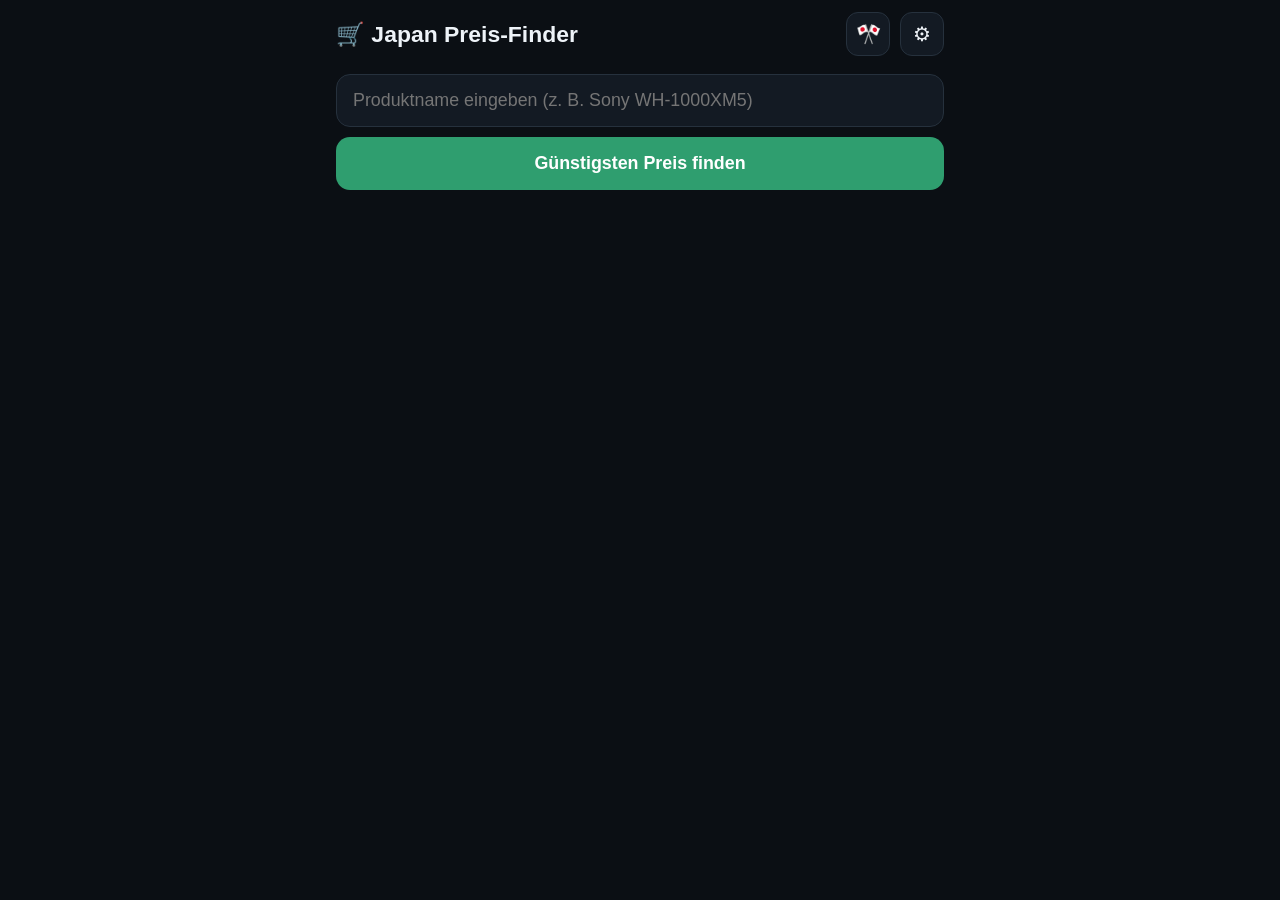
<file: index.html>
<!DOCTYPE html>
<html lang="de">
<head>
<meta charset="UTF-8">
<meta name="viewport" content="width=device-width, initial-scale=1, viewport-fit=cover">
<meta name="mobile-web-app-capable" content="yes">
<meta name="apple-mobile-web-app-capable" content="yes">
<meta name="apple-mobile-web-app-status-bar-style" content="black-translucent">
<meta name="theme-color" content="#0b0f14">
<title>Japan Preis-Finder</title>
<link rel="stylesheet" href="style.css?v=__DEPLOY_SHA__">
</head>
<body>
<div id="app">

  <header>
    <h1>🛒 Japan Preis-Finder</h1>
    <div class="headerBtns">
      <a class="iconBtn linkBtn" href="wunschliste.html" aria-label="Wunschliste" title="Wunschliste">🎌</a>
      <button id="settingsBtn" aria-label="Einstellungen" class="iconBtn">⚙</button>
    </div>
  </header>

  <main>
    <form id="searchForm" autocomplete="off">
      <input id="query" type="search" inputmode="search"
             placeholder="Produktname eingeben (z. B. Sony WH-1000XM5)"
             aria-label="Produktname" />
      <button id="searchBtn" type="submit">Günstigsten Preis finden</button>
    </form>

    <p id="terms" class="terms hidden"></p>

    <div id="status" class="status hidden"></div>

    <!-- Automatische Rakuten-Trefferliste (günstigste zuerst) -->
    <section id="resultsBox" class="resultsBox hidden">
      <div class="resultsLabel">Günstigste Treffer · Rakuten</div>
      <ul id="resultsList" class="resultsList"></ul>
    </section>

    <!-- Shop-Direktlinks (günstigstes zuerst) -->
    <section id="shopLinks" class="shopLinks hidden">
      <div class="shopLinksLabel">Bei den Shops nachsehen (nach Preis sortiert):</div>
      <a id="linkRakuten" class="shopBtn rakuten" href="#" target="_blank" rel="noopener">
        <span class="shopName">Rakuten</span>
        <span class="shopHint">günstigstes zuerst ›</span>
      </a>
      <a id="linkAmazon" class="shopBtn amazon" href="#" target="_blank" rel="noopener">
        <span class="shopName">Amazon.co.jp</span>
        <span class="shopHint">günstigstes zuerst ›</span>
      </a>
      <a id="linkKakaku" class="shopBtn kakaku" href="#" target="_blank" rel="noopener">
        <span class="shopName">Kakaku.com</span>
        <span class="shopHint">günstigstes zuerst ›</span>
      </a>
      <a id="linkMelonpanda" class="shopBtn melonpanda" href="#" target="_blank" rel="noopener">
        <span class="shopName">Melonpanda</span>
        <span class="shopHint">Google-Suche ›</span>
      </a>
      <a id="linkNunibar" class="shopBtn nunibar" href="#" target="_blank" rel="noopener">
        <span class="shopName">Nunibar</span>
        <span class="shopHint">Google-Suche ›</span>
      </a>
    </section>
  </main>

  <!-- Einstellungen -->
  <div id="settingsPanel" class="settingsPanel hidden">
    <div class="settingsInner">
      <h2>Einstellungen</h2>
      <label class="fieldLabel" for="rakutenId">Rakuten Application ID</label>
      <input id="rakutenId" type="text" autocomplete="off" autocapitalize="off"
             spellcheck="false" placeholder="z. B. cbc9b464-d49f-428d-…" />
      <label class="fieldLabel" for="rakutenKey">Rakuten Access Key</label>
      <input id="rakutenKey" type="password" autocomplete="off" autocapitalize="off"
             spellcheck="false" placeholder="geheimer Schlüssel" />
      <p class="hint">
        Beide findest du bei deiner App auf
        <a href="https://webservice.rakuten.co.jp/app/list" target="_blank" rel="noopener">webservice.rakuten.co.jp</a>
        (Application ID + Access Key). Ohne beide funktionieren die Shop-Links
        unten weiterhin. <strong>Mit</strong> beiden zeigt das Tool oben
        automatisch die günstigsten Rakuten-Treffer als Liste (inkl.
        Größe/Menge) + Kauflinks an.
        <br><br>
        🔒 Beide Werte werden <strong>nur in diesem Browser</strong> gespeichert
        (localStorage), nie an Dritte gesendet und nicht im Code abgelegt. Nutze
        das Tool nicht auf fremden Geräten. Den Access Key kannst du bei Rakuten
        jederzeit neu erzeugen.
      </p>
      <div class="settingsButtons">
        <button id="saveSettings" type="button">Speichern</button>
        <button id="closeSettings" type="button" class="secondary">Schließen</button>
      </div>
    </div>
  </div>

</div>
<script src="app.js?v=__DEPLOY_SHA__"></script>
</body>
</html>
</file>
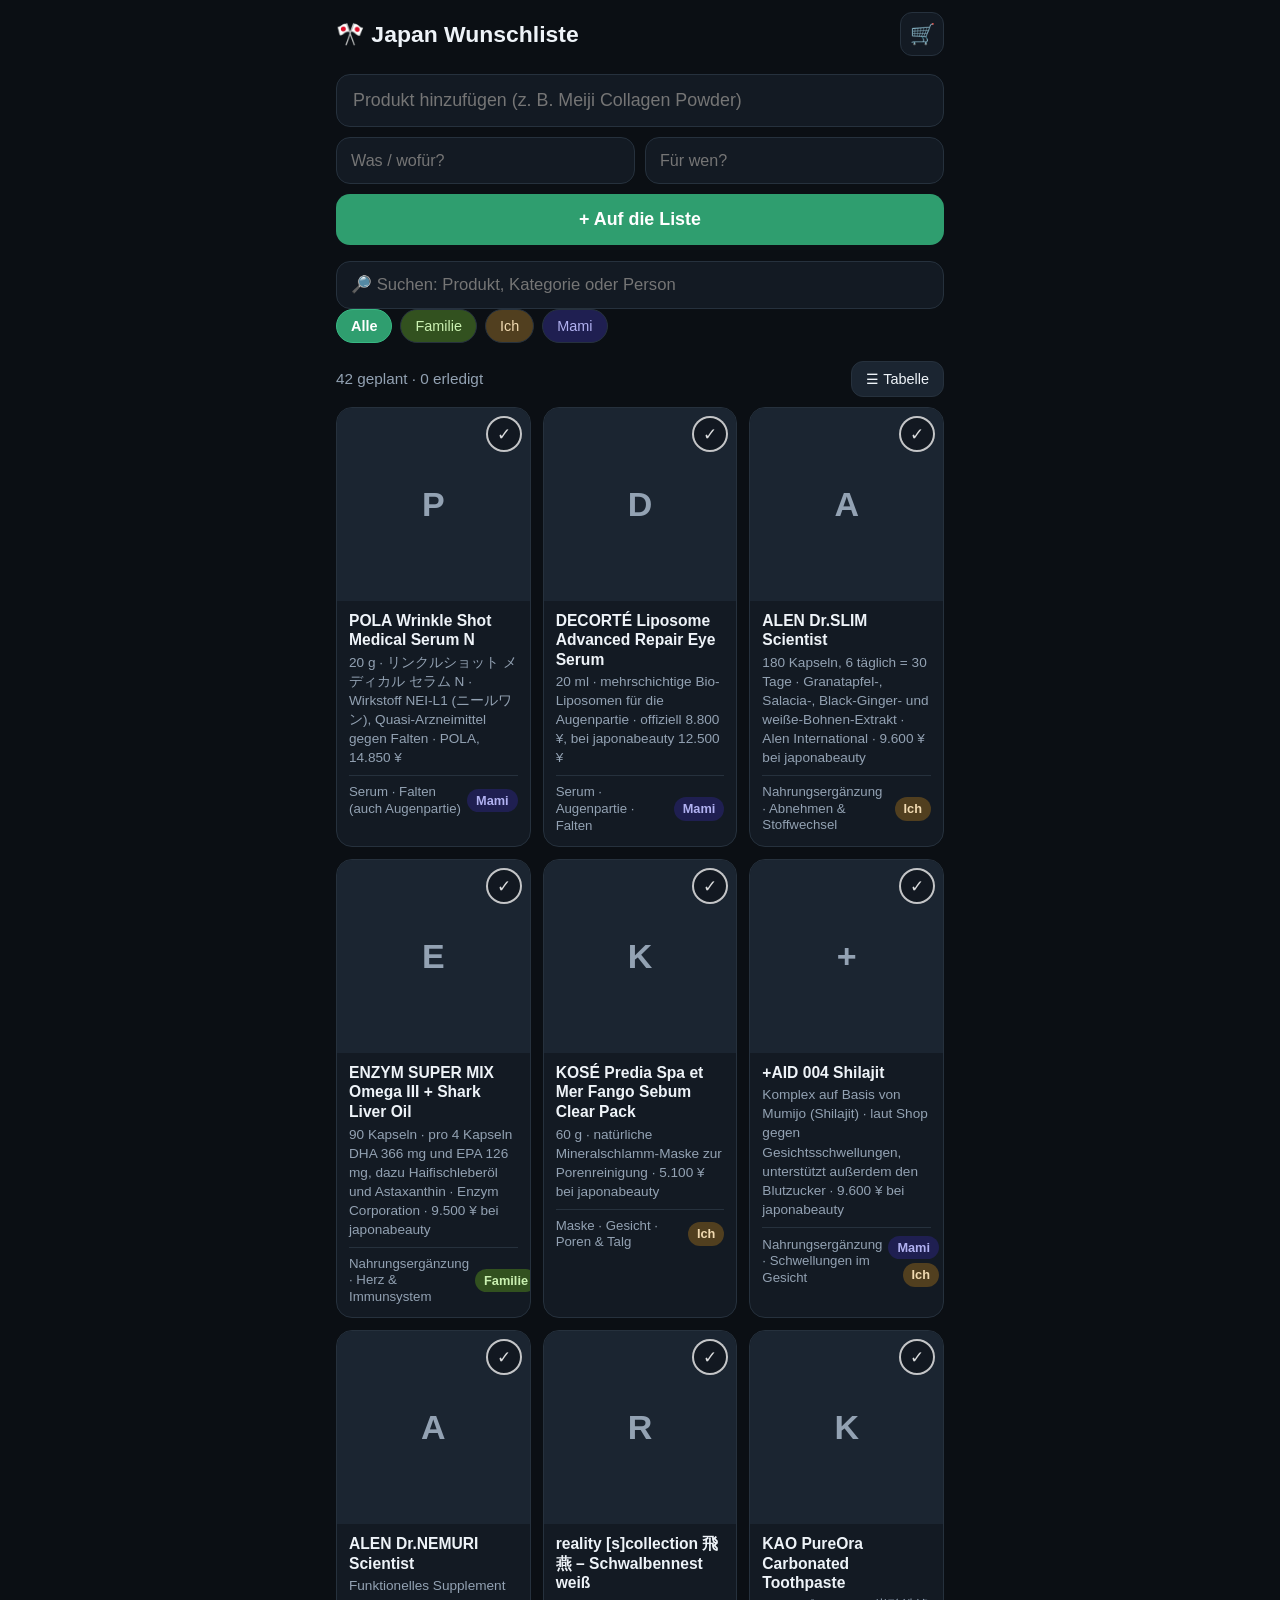
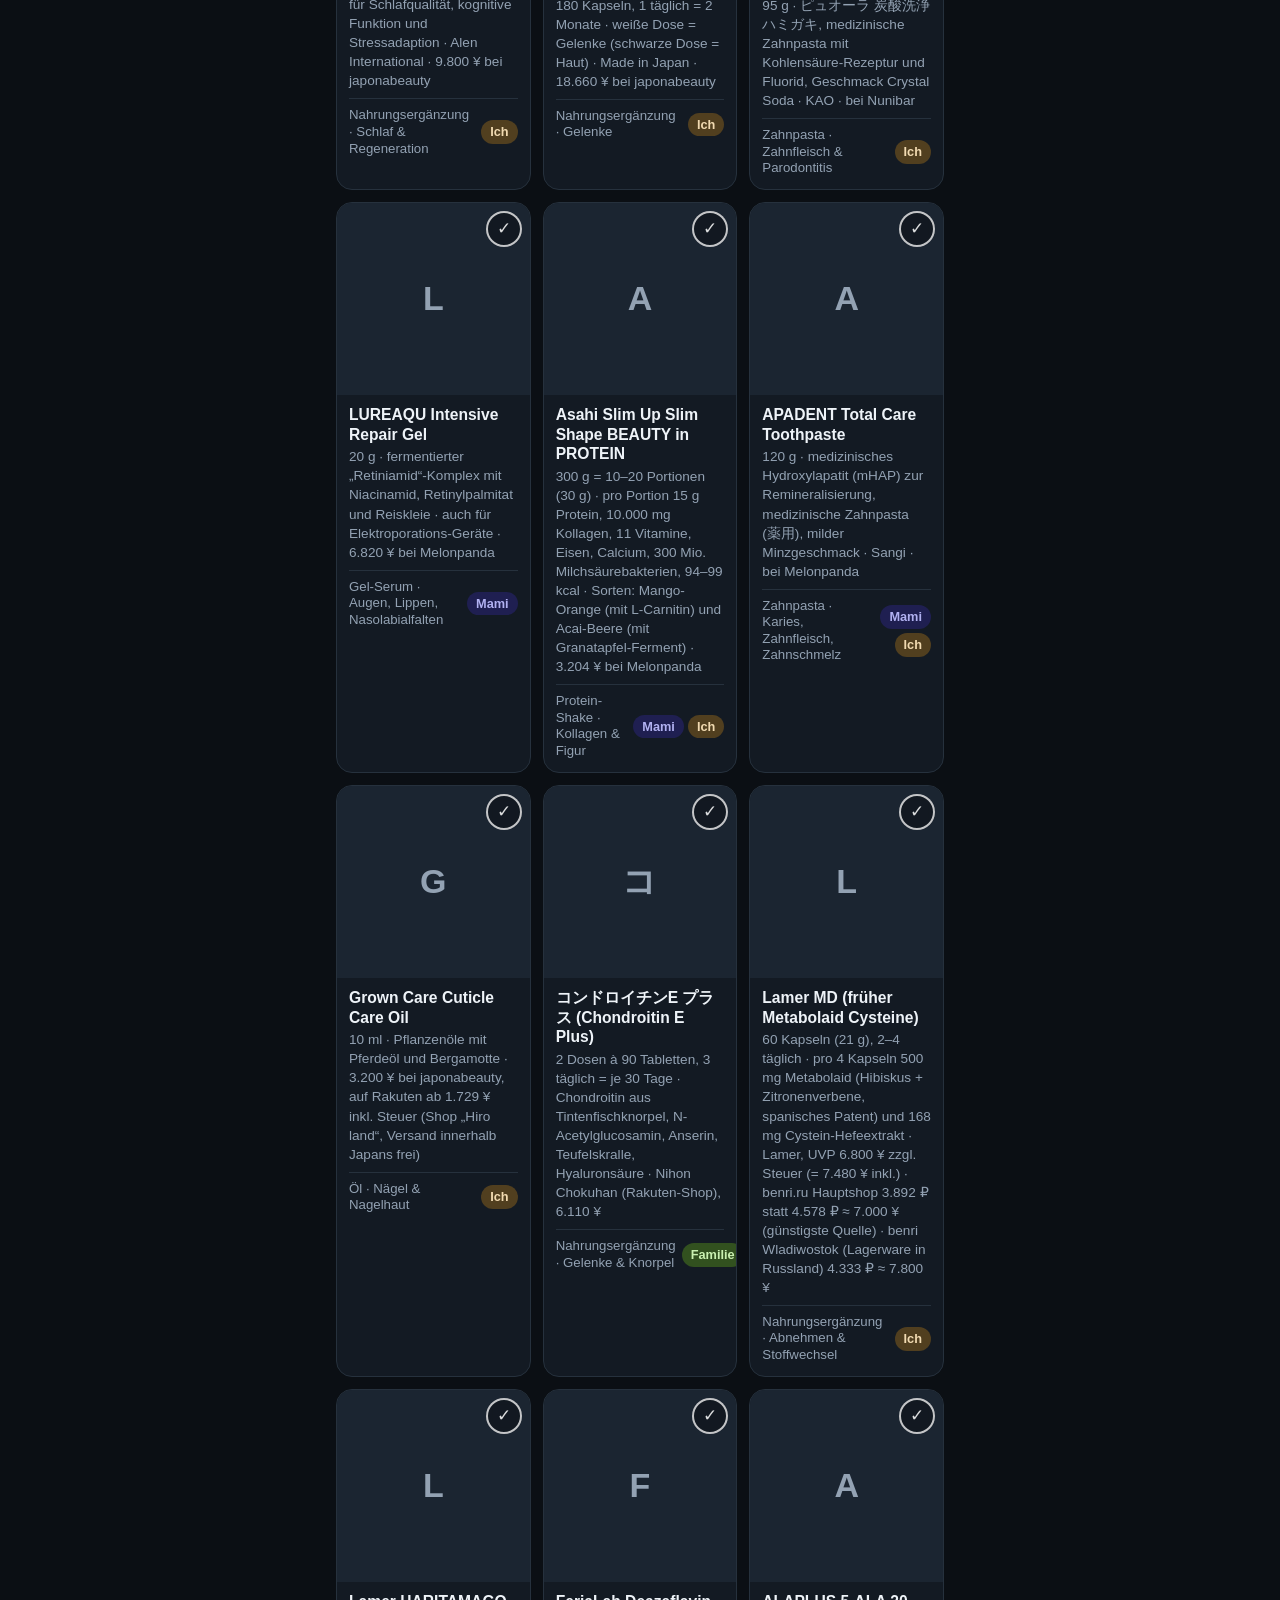
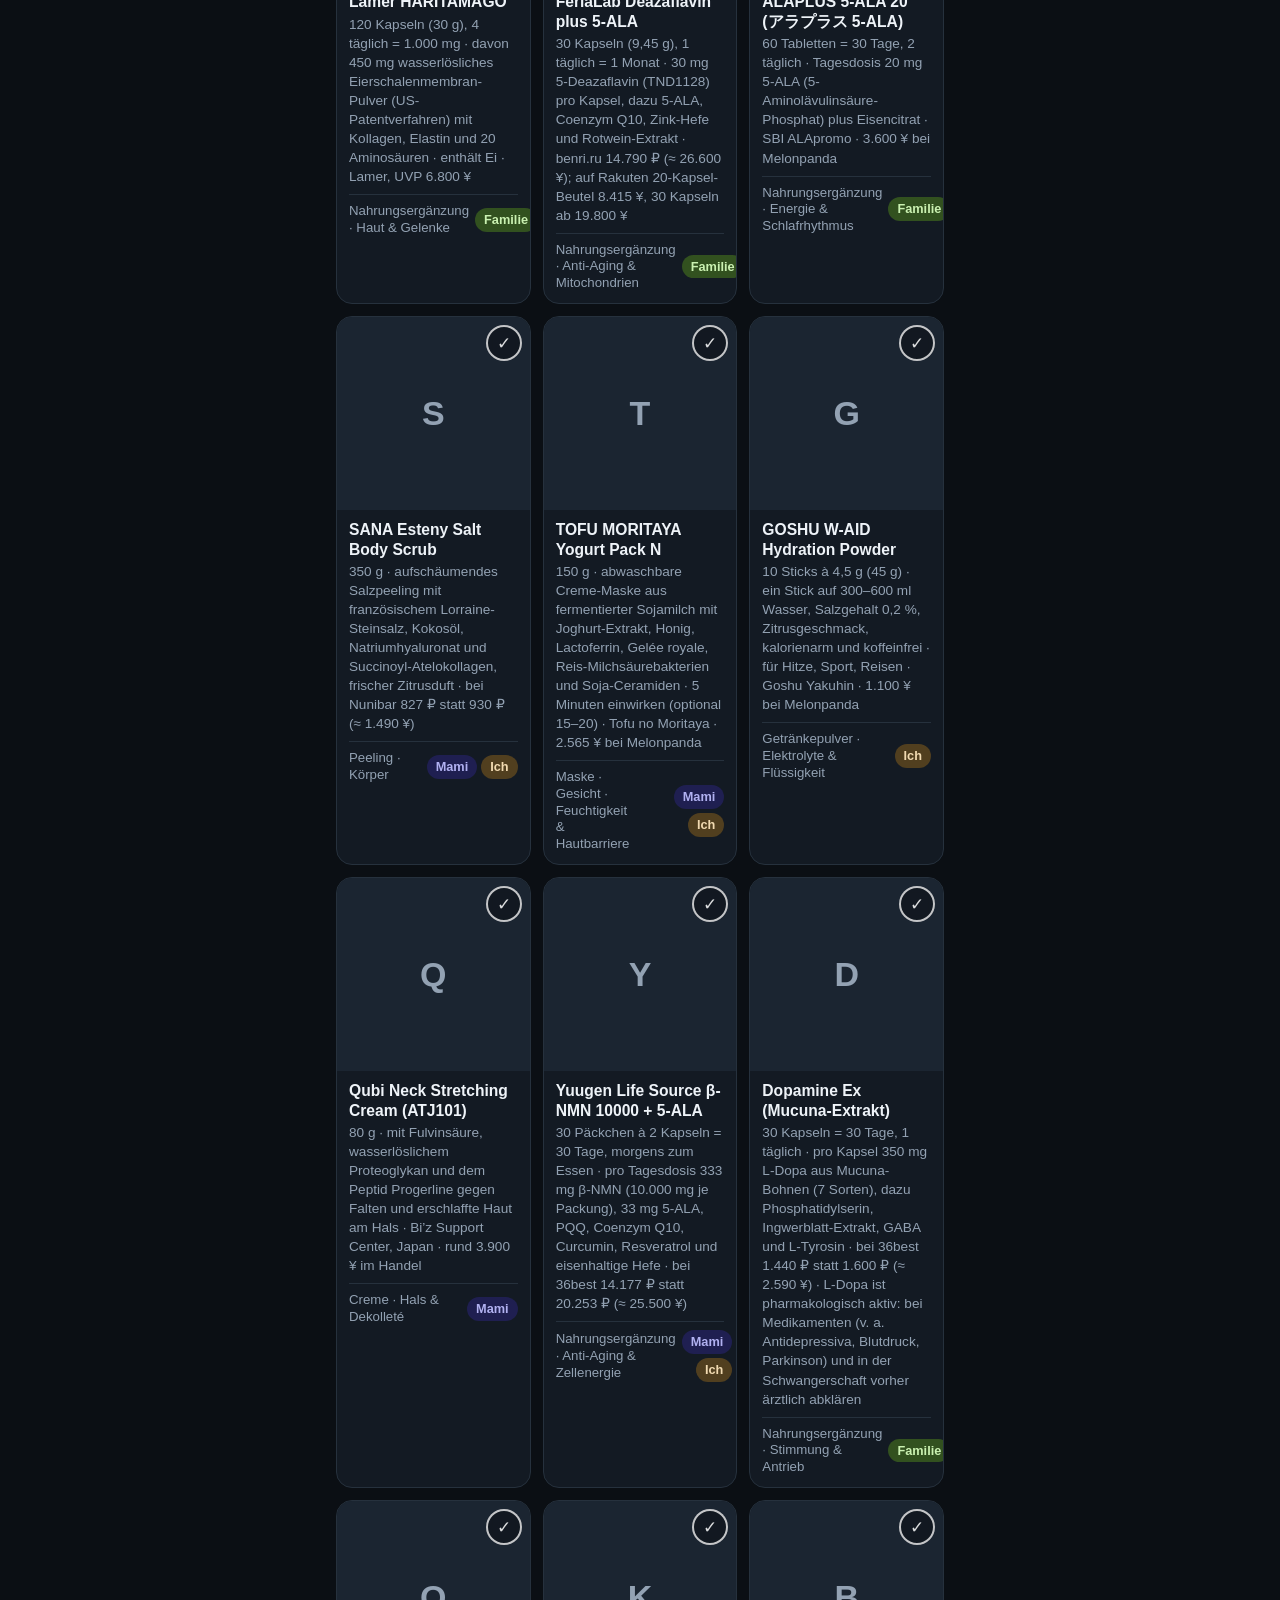
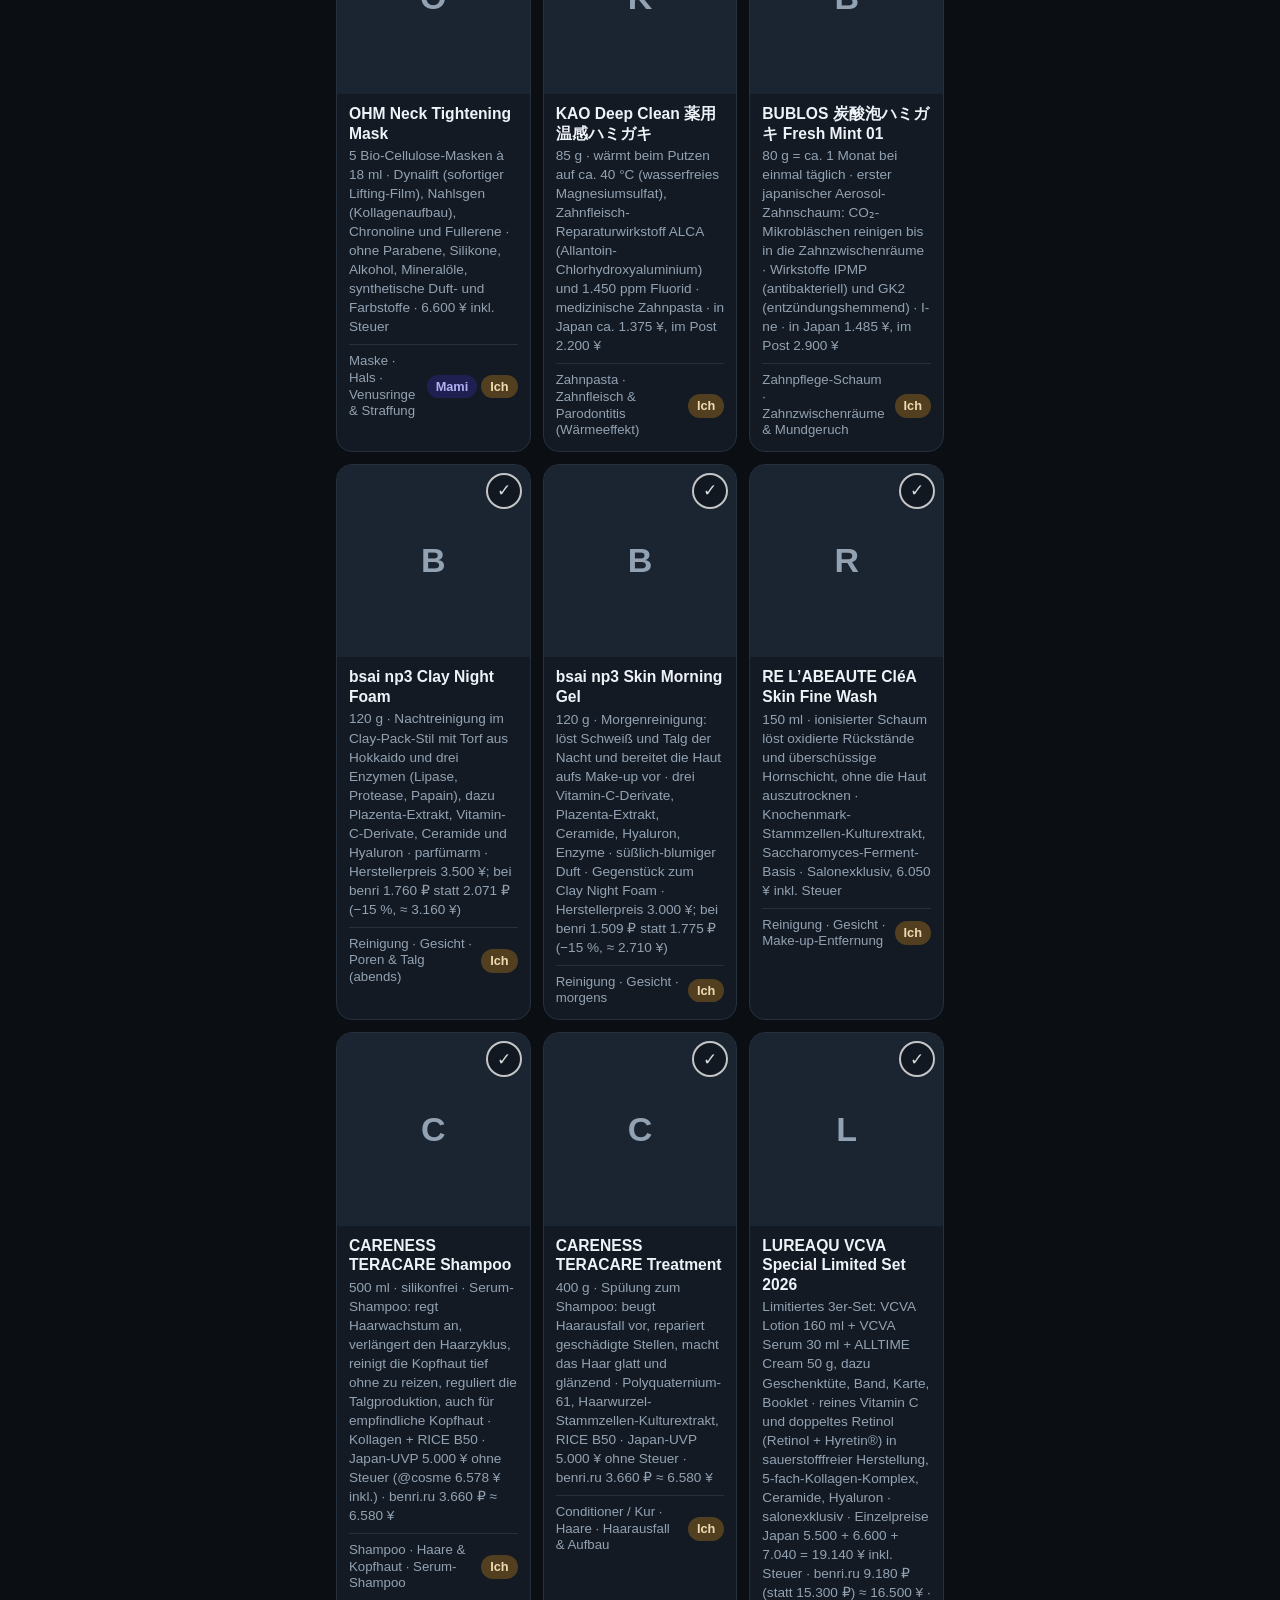
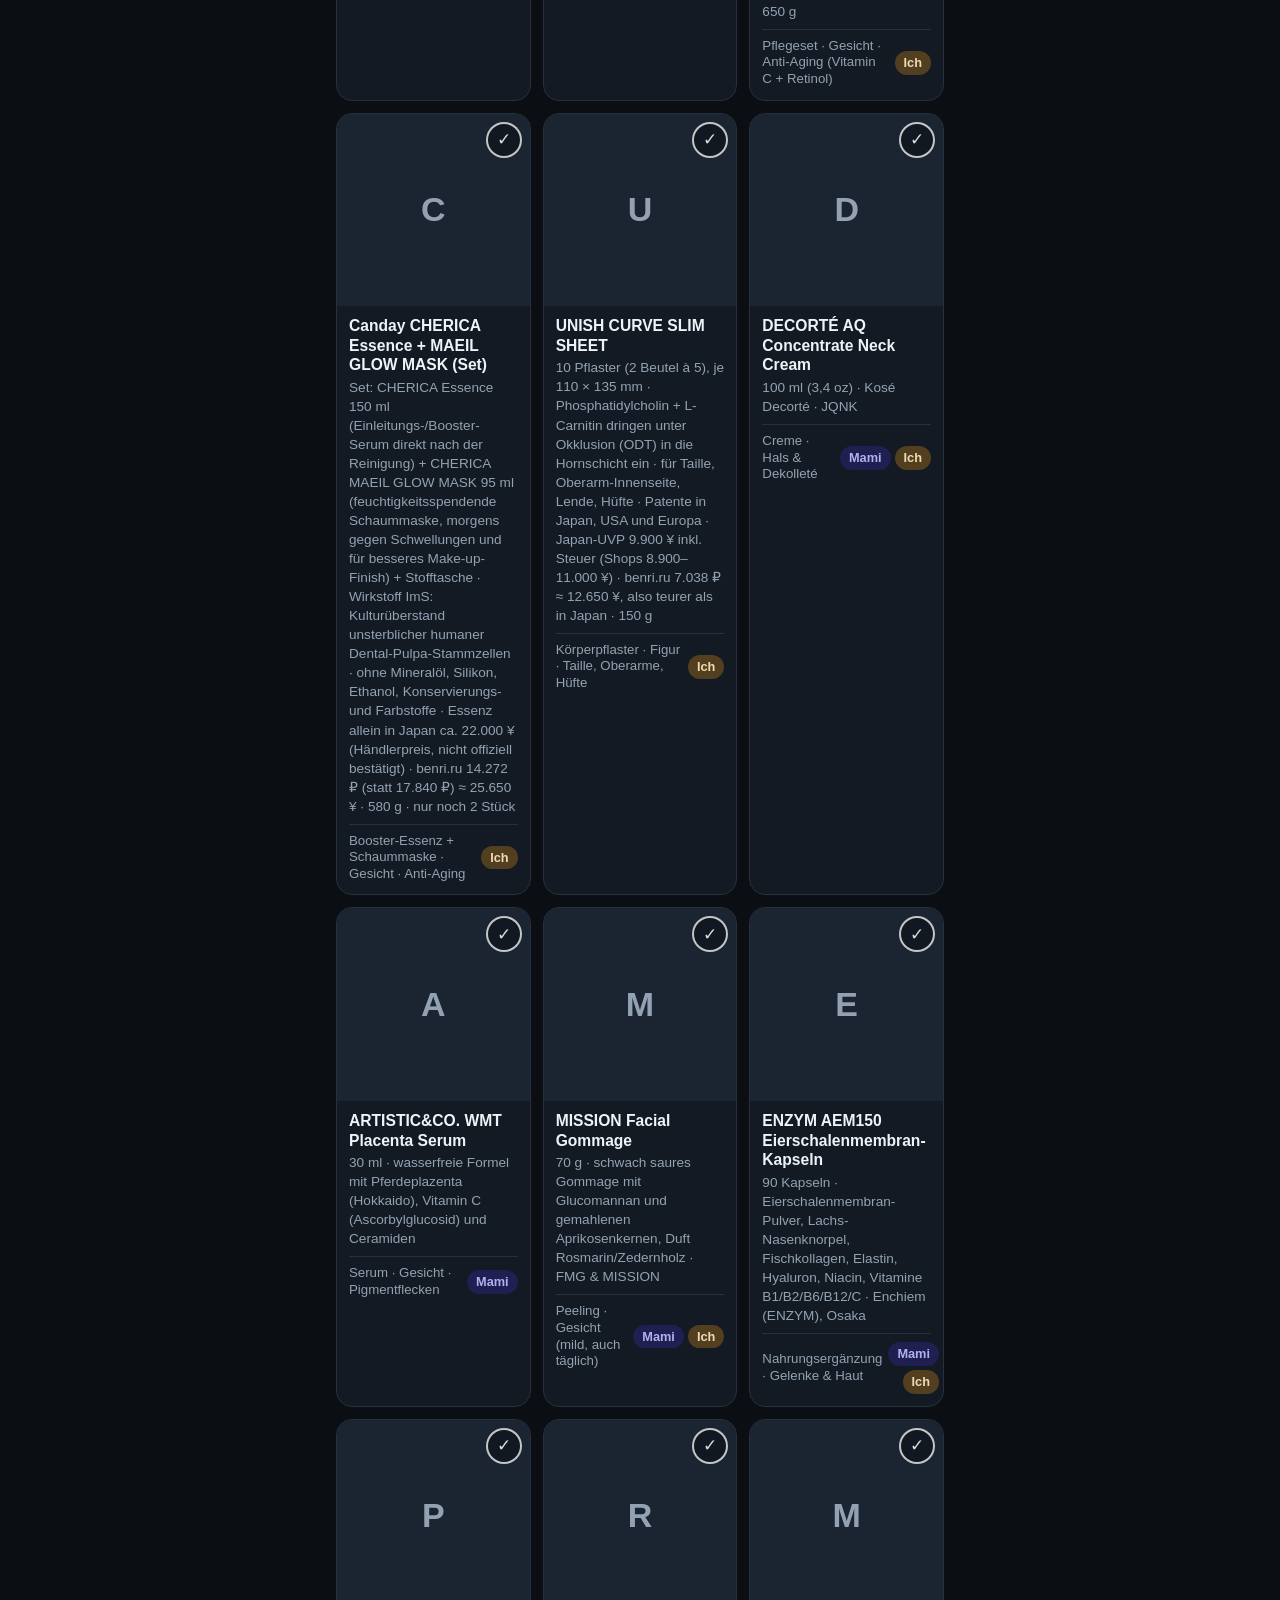
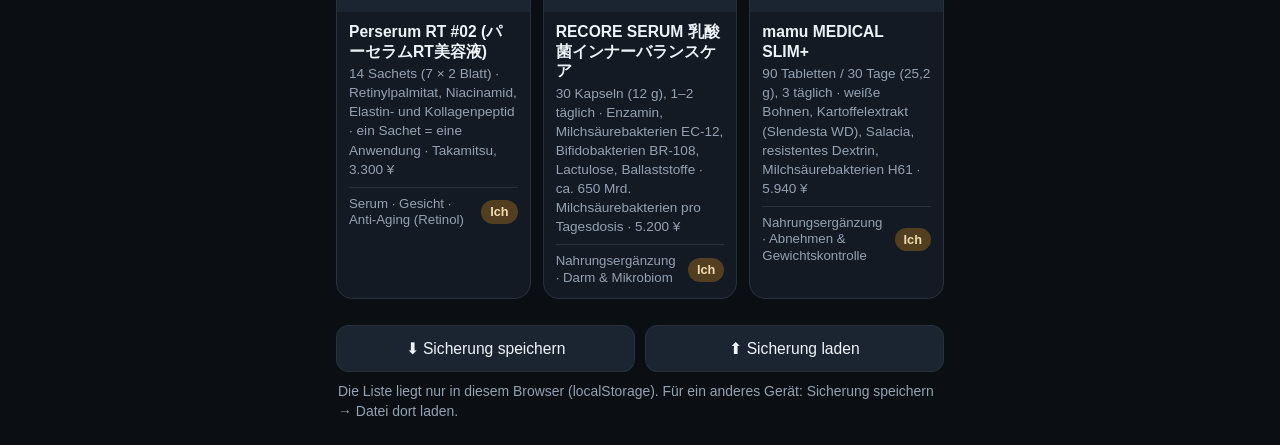
<file: wunschliste.html>
<!DOCTYPE html>
<html lang="de">
<head>
<meta charset="UTF-8">
<meta name="viewport" content="width=device-width, initial-scale=1, viewport-fit=cover">
<meta name="mobile-web-app-capable" content="yes">
<meta name="apple-mobile-web-app-capable" content="yes">
<meta name="apple-mobile-web-app-status-bar-style" content="black-translucent">
<meta name="theme-color" content="#0b0f14">
<title>Japan Wunschliste</title>
<link rel="stylesheet" href="style.css?v=__DEPLOY_SHA__">
</head>
<body>
<div id="app">

  <header>
    <h1>🎌 Japan Wunschliste</h1>
    <a class="iconBtn linkBtn" href="index.html" aria-label="Zum Preis-Finder" title="Preis-Finder">🛒</a>
  </header>

  <form id="addForm" class="addForm" autocomplete="off">
    <input id="addName" type="text" placeholder="Produkt hinzufügen (z. B. Meiji Collagen Powder)"
           aria-label="Produktname" />
    <div class="addMeta">
      <input id="addWhat" type="text" list="whatList" placeholder="Was / wofür?"
             aria-label="Was ist es und wofür" />
      <input id="addWho" type="text" list="whoList" placeholder="Für wen?"
             aria-label="Für wen" />
    </div>
    <button id="addBtn" type="submit">+ Auf die Liste</button>
  </form>

  <datalist id="whatList">
    <option value="Creme · Gesicht"></option>
    <option value="Creme · Körper"></option>
    <option value="Serum · Gesicht"></option>
    <option value="Reinigung · Gesicht"></option>
    <option value="Sonnenschutz"></option>
    <option value="Shampoo · Haare"></option>
    <option value="Haarkur · Haare"></option>
    <option value="Make-up"></option>
    <option value="Nahrungsergänzung · Kollagen"></option>
    <option value="Nahrungsergänzung · Vitamine"></option>
    <option value="Nahrungsergänzung · Abnehmen"></option>
    <option value="Medizin · Apotheke"></option>
    <option value="Zähne"></option>
    <option value="Snack · Süßigkeit"></option>
    <option value="Tee · Getränk"></option>
    <option value="Haushalt · Küche"></option>
    <option value="Technik"></option>
    <option value="Souvenir · Geschenk"></option>
  </datalist>
  <!-- Startvorschläge; jede weitere Person, die du einträgst, wird beim
       Laden automatisch ergänzt (siehe refreshSuggestions in wunschliste.js). -->
  <datalist id="whoList">
    <option value="Ich"></option>
    <option value="Mami"></option>
    <option value="Papi"></option>
    <option value="Grossi"></option>
    <option value="Geschenk"></option>
  </datalist>

  <div class="searchRow">
    <input id="searchInput" type="search" inputmode="search"
           placeholder="🔎 Suchen: Produkt, Kategorie oder Person"
           aria-label="Liste durchsuchen" autocomplete="off">
    <button id="searchClear" type="button" class="searchClear hidden" aria-label="Suche zurücksetzen">✕</button>
  </div>

  <div id="filterRow" class="filterRow hidden"></div>

  <div class="listControls">
    <p id="counts" class="counts"></p>
    <button id="viewToggle" type="button" class="toolBtn viewToggle">☰ Tabelle</button>
  </div>

  <section id="openSection">
    <div id="rowHead" class="rowHead hidden" aria-hidden="true">
      <span></span>
      <span>Produkt</span>
      <span>Was / wofür</span>
      <span class="headWho">Für wen</span>
    </div>
    <ul id="openGrid" class="grid"></ul>
    <p id="noMatch" class="emptyHint hidden">
      Kein Treffer für diese Suche bzw. diesen Filter.
    </p>
    <p id="emptyHint" class="emptyHint hidden">
      Noch nichts auf der Liste. Schreib oben einen Produktnamen rein —
      das Bild wird automatisch gesucht (Rakuten / Open Food Facts /
      Open Beauty Facts). Passt es nicht, kannst du in der Detailansicht
      ein eigenes Foto hochladen oder eine Bild-Adresse einfügen.
    </p>
  </section>

  <section id="boughtSection" class="boughtSection hidden">
    <button id="boughtToggle" type="button" class="boughtToggle" aria-expanded="false">
      <span id="boughtLabel">✓ Erledigt</span>
      <span id="boughtChevron" class="chevron">›</span>
    </button>
    <ul id="boughtGrid" class="grid bought hidden"></ul>
  </section>

  <div class="toolRow">
    <button id="exportBtn" type="button" class="toolBtn">⬇ Sicherung speichern</button>
    <button id="importBtn" type="button" class="toolBtn">⬆ Sicherung laden</button>
    <input id="importFile" type="file" accept="application/json,.json" class="hidden">
  </div>
  <p class="toolHint">
    Die Liste liegt nur in diesem Browser (localStorage). Für ein anderes
    Gerät: Sicherung speichern → Datei dort laden.
  </p>

  <!-- Detailansicht / Bearbeiten -->
  <div id="sheet" class="settingsPanel hidden">
    <div class="settingsInner sheetInner">
      <div class="sheetHead">
        <img id="sheetImg" class="sheetImg" alt="">
        <div class="sheetHeadText">
          <h2 id="sheetTitle">Produkt</h2>
          <span id="sheetState" class="sheetState"></span>
        </div>
      </div>

      <label class="fieldLabel" for="sheetName">Name</label>
      <input id="sheetName" class="textField" type="text" autocapitalize="sentences">

      <label class="fieldLabel" for="sheetWhat">Was ist es / wofür?</label>
      <input id="sheetWhat" class="textField" type="text" list="whatList"
             placeholder="z. B. Creme · Gesicht" autocapitalize="sentences">

      <label class="fieldLabel" for="sheetWho">Für wen?</label>
      <input id="sheetWho" class="textField" type="text" list="whoList"
             placeholder="z. B. Mami" autocapitalize="sentences">

      <label class="fieldLabel" for="sheetNote">Notiz (Größe, Menge, Variante …)</label>
      <input id="sheetNote" class="textField" type="text" autocapitalize="sentences">

      <label class="fieldLabel" for="sheetImgUrl">Bild-Adresse (URL)</label>
      <input id="sheetImgUrl" class="textField" type="url" inputmode="url"
             spellcheck="false" placeholder="https://…">

      <div class="sheetImgRow">
        <button id="autoImgBtn" type="button" class="toolBtn">🔎 Bild automatisch suchen</button>
        <button id="uploadImgBtn" type="button" class="toolBtn">📷 Eigenes Foto</button>
        <input id="uploadImgFile" type="file" accept="image/*" class="hidden">
      </div>
      <p id="sheetImgStatus" class="hint sheetImgStatus"></p>

      <a id="sheetFind" class="shopBtn rakuten sheetFind" href="#">
        <span class="shopName">Preise suchen</span>
        <span class="shopHint">Preis-Finder ›</span>
      </a>

      <div class="settingsButtons sheetButtons">
        <button id="sheetToggleBought" type="button">Als gekauft markieren</button>
        <button id="sheetSave" type="button">Speichern</button>
      </div>
      <div class="settingsButtons sheetButtons">
        <button id="sheetDelete" type="button" class="secondary danger">Löschen</button>
        <button id="sheetClose" type="button" class="secondary">Schließen</button>
      </div>
    </div>
  </div>

</div>
<script src="wunschliste.js?v=__DEPLOY_SHA__"></script>
</body>
</html>
</file>
<file: style.css>
:root {
  color-scheme: dark;
  --bg: #0b0f14;
  --panel: #131a23;
  --panel2: #1b2531;
  --text: #eef3f8;
  --muted: #93a2b3;
  --accent: #2f9e6f;
  --accent2: #38b884;
  --rakuten: #bf0000;
  --amazon: #ff9900;
  --kakaku: #005bac;
  --melonpanda: #7cb342;
  --nunibar: #8e44ad;
  --border: #26313d;
}

* { box-sizing: border-box; -webkit-tap-highlight-color: transparent; }

html, body {
  margin: 0;
  padding: 0;
  background: var(--bg);
  color: var(--text);
  font-family: -apple-system, BlinkMacSystemFont, "Segoe UI", Roboto, sans-serif;
  font-size: 17px;
  line-height: 1.4;
}

#app {
  max-width: 640px;
  margin: 0 auto;
  padding: calc(env(safe-area-inset-top) + 12px) 16px
           calc(env(safe-area-inset-bottom) + 24px);
}

header {
  display: flex;
  align-items: center;
  justify-content: space-between;
  gap: 12px;
  margin-bottom: 18px;
}

h1 { font-size: 1.35rem; margin: 0; }

.iconBtn {
  background: var(--panel);
  border: 1px solid var(--border);
  color: var(--text);
  font-size: 1.2rem;
  width: 44px;
  height: 44px;
  border-radius: 12px;
  cursor: pointer;
}

/* Suche */
#searchForm { display: flex; flex-direction: column; gap: 10px; }

#query {
  width: 100%;
  padding: 15px 16px;
  font-size: 1.05rem;
  background: var(--panel);
  border: 1px solid var(--border);
  border-radius: 14px;
  color: var(--text);
}
#query:focus { outline: 2px solid var(--accent); border-color: var(--accent); }

#searchBtn {
  padding: 16px;
  font-size: 1.05rem;
  font-weight: 700;
  background: var(--accent);
  color: #fff;
  border: none;
  border-radius: 14px;
  cursor: pointer;
}
#searchBtn:active { background: var(--accent2); }
#searchBtn:disabled { opacity: .6; }

.terms {
  color: var(--muted);
  font-size: .9rem;
  margin: 14px 2px 0;
}

.status {
  margin-top: 18px;
  padding: 14px 16px;
  background: var(--panel);
  border: 1px solid var(--border);
  border-radius: 12px;
  color: var(--muted);
}
.status.error { color: #ffb4b4; border-color: #5a2b2b; }

/* Rakuten Trefferliste (günstigste zuerst) */
.resultsBox { margin-top: 20px; }
.resultsLabel {
  font-size: .8rem;
  text-transform: uppercase;
  letter-spacing: .04em;
  color: var(--muted);
  margin-bottom: 8px;
}
.resultsList {
  list-style: none;
  margin: 0;
  padding: 0;
  display: flex;
  flex-direction: column;
  gap: 10px;
}
.resultCard {
  display: flex;
  gap: 14px;
  padding: 14px;
  background: var(--panel);
  border: 1px solid var(--border);
  border-radius: 16px;
  text-decoration: none;
  color: var(--text);
}
.resultCard:first-child { border-color: var(--accent); }
.resultImg {
  width: 72px;
  height: 72px;
  object-fit: contain;
  background: #fff;
  border-radius: 10px;
  flex-shrink: 0;
}
.resultImg[src=""], .resultImg:not([src]) { display: none; }
.resultInfo { display: flex; flex-direction: column; gap: 3px; min-width: 0; }
.resultName {
  font-weight: 600;
  font-size: .95rem;
}
.resultShop { color: var(--muted); font-size: .85rem; }
.resultPrice { font-size: 1.25rem; font-weight: 800; color: var(--accent2); margin-top: 2px; }
.resultBuy { color: var(--accent2); font-weight: 700; font-size: .85rem; margin-top: 4px; }

/* Shop-Links */
.shopLinks { margin-top: 22px; display: flex; flex-direction: column; gap: 10px; }
.shopLinksLabel { color: var(--muted); font-size: .9rem; margin-bottom: 2px; }
.shopBtn {
  display: flex;
  align-items: center;
  justify-content: space-between;
  padding: 16px 18px;
  background: var(--panel2);
  border: 1px solid var(--border);
  border-radius: 14px;
  text-decoration: none;
  color: var(--text);
  border-left: 5px solid var(--border);
}
.shopBtn.rakuten    { border-left-color: var(--rakuten); }
.shopBtn.amazon     { border-left-color: var(--amazon); }
.shopBtn.kakaku     { border-left-color: var(--kakaku); }
.shopBtn.melonpanda { border-left-color: var(--melonpanda); }
.shopBtn.nunibar    { border-left-color: var(--nunibar); }
.shopName { font-weight: 700; }
.shopHint { color: var(--muted); font-size: .85rem; }

/* Einstellungen */
.settingsPanel {
  position: fixed;
  inset: 0;
  background: rgba(0,0,0,.6);
  display: flex;
  align-items: flex-end;
  justify-content: center;
  z-index: 50;
}
.settingsInner {
  width: 100%;
  max-width: 640px;
  background: var(--panel);
  border-top-left-radius: 20px;
  border-top-right-radius: 20px;
  padding: 22px 18px calc(env(safe-area-inset-bottom) + 22px);
  border: 1px solid var(--border);
}
.settingsInner h2 { margin: 0 0 14px; font-size: 1.15rem; }
.fieldLabel { display: block; font-size: .9rem; color: var(--muted); margin-bottom: 6px; }
#rakutenId {
  width: 100%;
  padding: 13px 14px;
  background: var(--panel2);
  border: 1px solid var(--border);
  border-radius: 12px;
  color: var(--text);
  font-size: 1rem;
}
.hint { color: var(--muted); font-size: .85rem; margin: 12px 0 18px; }
.hint a { color: var(--accent2); }
.settingsButtons { display: flex; gap: 10px; }
.settingsButtons button {
  flex: 1;
  padding: 14px;
  border-radius: 12px;
  border: none;
  font-size: 1rem;
  font-weight: 700;
  background: var(--accent);
  color: #fff;
  cursor: pointer;
}
.settingsButtons .secondary { background: var(--panel2); color: var(--text); border: 1px solid var(--border); }

.hidden { display: none !important; }

/* ---------- Wunschliste ---------- */

.linkBtn {
  display: flex;
  align-items: center;
  justify-content: center;
  text-decoration: none;
}

.addForm { display: flex; flex-direction: column; gap: 10px; }
.addForm input {
  width: 100%;
  padding: 15px 16px;
  font-size: 1.05rem;
  background: var(--panel);
  border: 1px solid var(--border);
  border-radius: 14px;
  color: var(--text);
}
.addForm input:focus { outline: 2px solid var(--accent); border-color: var(--accent); }
.addForm button {
  padding: 15px;
  font-size: 1.05rem;
  font-weight: 700;
  background: var(--accent);
  color: #fff;
  border: none;
  border-radius: 14px;
  cursor: pointer;
}
.addForm button:active { background: var(--accent2); }

.counts { color: var(--muted); font-size: .9rem; margin: 14px 2px 10px; }

.emptyHint {
  color: var(--muted);
  font-size: .92rem;
  background: var(--panel);
  border: 1px solid var(--border);
  border-radius: 14px;
  padding: 16px;
  margin: 4px 0 0;
}

/* Kachelraster */
.grid {
  list-style: none;
  margin: 0;
  padding: 0;
  display: grid;
  grid-template-columns: repeat(2, 1fr);
  gap: 12px;
}
@media (min-width: 560px) { .grid { grid-template-columns: repeat(3, 1fr); } }

.card {
  position: relative;
  background: var(--panel);
  border: 1px solid var(--border);
  border-radius: 16px;
  overflow: hidden;
}
.cardMain {
  display: block;
  width: 100%;
  padding: 0;
  background: none;
  border: none;
  color: inherit;
  text-align: left;
  cursor: pointer;
  font: inherit;
}
.cardImgWrap {
  width: 100%;
  aspect-ratio: 1 / 1;
  background: #fff;
  display: flex;
  align-items: center;
  justify-content: center;
  overflow: hidden;
}
.cardImg { width: 100%; height: 100%; object-fit: contain; }
.cardPlaceholder {
  width: 100%;
  height: 100%;
  display: flex;
  align-items: center;
  justify-content: center;
  background: var(--panel2);
  color: var(--muted);
  font-size: 2rem;
  font-weight: 800;
}
.cardText { padding: 10px 12px 12px; }
.cardName {
  font-size: .92rem;
  font-weight: 600;
  line-height: 1.25;
  overflow-wrap: break-word;
  hyphens: auto;
}
.cardNote { color: var(--muted); font-size: .8rem; margin-top: 3px; overflow-wrap: break-word; }

/* Abhak-Knopf oben rechts auf der Kachel */
.checkBtn {
  position: absolute;
  top: 8px;
  right: 8px;
  width: 36px;
  height: 36px;
  border-radius: 50%;
  border: 2px solid rgba(255,255,255,.75);
  background: rgba(11,15,20,.55);
  backdrop-filter: blur(3px);
  color: rgba(255,255,255,.85);
  font-size: 1rem;
  line-height: 1;
  cursor: pointer;
}
.card.isBought .checkBtn {
  background: var(--accent);
  border-color: var(--accent2);
  color: #fff;
  opacity: 1;
}

/* Erledigt: verblasst, aber weiterhin anklickbar */
.card.isBought .cardMain { opacity: .38; filter: grayscale(1); }
.card.isBought .cardName { text-decoration: line-through; }
.card.isBought { border-style: dashed; }

.boughtSection { margin-top: 26px; }
.boughtToggle {
  width: 100%;
  display: flex;
  align-items: center;
  justify-content: space-between;
  padding: 14px 16px;
  margin-bottom: 12px;
  background: var(--panel);
  border: 1px solid var(--border);
  border-radius: 14px;
  color: var(--muted);
  font-size: .95rem;
  font-weight: 700;
  cursor: pointer;
}
.chevron { transition: transform .15s ease; display: inline-block; }
.chevron.open { transform: rotate(90deg); }

/* Sicherung */
.toolRow { display: flex; gap: 10px; margin-top: 26px; flex-wrap: wrap; }
.toolBtn {
  flex: 1;
  min-width: 140px;
  padding: 13px 14px;
  background: var(--panel2);
  border: 1px solid var(--border);
  border-radius: 12px;
  color: var(--text);
  font-size: .92rem;
  cursor: pointer;
}
.toolBtn:disabled { opacity: .55; }
.toolHint { color: var(--muted); font-size: .82rem; margin: 10px 2px 0; }

/* Detailansicht */
.sheetInner { max-height: 92vh; overflow-y: auto; }
.sheetHead { display: flex; gap: 14px; align-items: center; margin-bottom: 16px; }
.sheetImg {
  width: 76px;
  height: 76px;
  object-fit: contain;
  background: #fff;
  border-radius: 12px;
  flex-shrink: 0;
}
.sheetHeadText { min-width: 0; }
.sheetHeadText h2 { margin: 0; font-size: 1.05rem; overflow-wrap: anywhere; }
.sheetState { font-size: .82rem; color: var(--muted); }
.sheetState.done { color: var(--accent2); }
.textField {
  width: 100%;
  padding: 13px 14px;
  margin-bottom: 14px;
  background: var(--panel2);
  border: 1px solid var(--border);
  border-radius: 12px;
  color: var(--text);
  font-size: 1rem;
}
.sheetImgRow { display: flex; gap: 10px; flex-wrap: wrap; }
.sheetImgStatus { margin: 10px 0 4px; }
.sheetFind { margin: 6px 0 16px; }
.sheetButtons { margin-top: 10px; }
.settingsButtons .danger { color: #ffb4b4; border-color: #5a2b2b; }
.headerBtns { display: flex; gap: 10px; }

/* Erfassung: Was/wofür + Für wen nebeneinander */
.addMeta { display: flex; gap: 10px; }
.addMeta input {
  flex: 1;
  min-width: 0;
  padding: 13px 14px;
  font-size: .95rem;
  background: var(--panel);
  border: 1px solid var(--border);
  border-radius: 14px;
  color: var(--text);
}
.addMeta input:focus { outline: 2px solid var(--accent); border-color: var(--accent); }

.listControls {
  display: flex;
  align-items: center;
  justify-content: space-between;
  gap: 12px;
  margin: 14px 0 10px;
}
.listControls .counts { margin: 0; }
.viewToggle { flex: 0 0 auto; min-width: 0; padding: 9px 14px; font-size: .85rem; }

/* Filter nach Person */
.filterRow {
  display: flex;
  gap: 8px;
  overflow-x: auto;
  padding-bottom: 4px;
  margin-bottom: 12px;
  -webkit-overflow-scrolling: touch;
}
.filterChip {
  flex: 0 0 auto;
  padding: 8px 14px;
  border-radius: 999px;
  border: 1px solid var(--border);
  background: var(--panel2);
  color: var(--text);
  font-size: .85rem;
  cursor: pointer;
}
.filterChip.active {
  background: var(--accent);
  border-color: var(--accent2);
  color: #fff;
  font-weight: 700;
}

/* Zwei Spalten auf der Kachel: Was/wofür · Für wen */
.meta {
  display: grid;
  grid-template-columns: 1fr auto;
  align-items: center;
  gap: 6px;
  margin-top: 8px;
  padding-top: 8px;
  border-top: 1px solid var(--border);
}
.metaWhat {
  font-size: .78rem;
  color: var(--muted);
  line-height: 1.25;
  overflow-wrap: break-word;
  hyphens: auto;
}
.metaWho {
  justify-self: end;
  font-size: .75rem;
  font-weight: 700;
  padding: 3px 9px;
  border-radius: 999px;
  background: var(--panel2);
  color: var(--muted);
  white-space: nowrap;
}
.metaEmpty { color: #5c6b7c; }

/* Tabellenansicht */
.rows { list-style: none; margin: 0; padding: 0; display: flex; flex-direction: column; gap: 10px; }
.rowCard { border-radius: 14px; }
.rowMain {
  display: grid;
  grid-template-columns: 52px minmax(0, 1.15fr) minmax(0, 1.05fr) auto;
  align-items: center;
  gap: 12px;
  width: 100%;
  padding: 10px 50px 10px 10px;
  background: none;
  border: none;
  color: inherit;
  text-align: left;
  font: inherit;
  cursor: pointer;
}
.rowImgWrap {
  width: 52px;
  height: 52px;
  border-radius: 10px;
  overflow: hidden;
  background: #fff;
  display: flex;
  align-items: center;
  justify-content: center;
}
.rowImgWrap .cardPlaceholder { font-size: 1.3rem; }
.rowText { min-width: 0; }
.rowText .cardName { font-size: .87rem; }
.rowWhat { font-size: .78rem; color: var(--muted); line-height: 1.25; overflow-wrap: break-word; hyphens: auto; }
.rowWho { justify-self: end; }
.rowCard .checkBtn { top: 50%; transform: translateY(-50%); width: 34px; height: 34px; }
.rowCard.isBought .rowMain { opacity: .4; filter: grayscale(1); }
.rowCard.isBought .cardName { text-decoration: line-through; }

@media (max-width: 400px) {
  .rowMain { grid-template-columns: 48px minmax(0, 1fr); row-gap: 6px; }
  .rowImgWrap { width: 48px; height: 48px; }
  .rowWhat, .rowWho { grid-column: 2; justify-self: start; }
}

/* Spaltenüberschriften der Tabellenansicht */
.rowHead {
  display: grid;
  grid-template-columns: 52px minmax(0, 1.15fr) minmax(0, 1.05fr) auto;
  align-items: center;
  gap: 12px;
  padding: 0 50px 8px 10px;
  font-size: .72rem;
  text-transform: uppercase;
  letter-spacing: .05em;
  color: var(--muted);
}
.rowHead .headWho { justify-self: end; }
@media (max-width: 400px) {
  .rowHead { display: none; }
}

/* Suchfeld */
.searchRow { position: relative; margin-top: 16px; }
#searchInput {
  width: 100%;
  padding: 13px 44px 13px 14px;
  font-size: .98rem;
  background: var(--panel);
  border: 1px solid var(--border);
  border-radius: 14px;
  color: var(--text);
}
#searchInput:focus { outline: 2px solid var(--accent); border-color: var(--accent); }
#searchInput::-webkit-search-cancel-button { display: none; }
.searchClear {
  position: absolute;
  top: 50%;
  right: 8px;
  transform: translateY(-50%);
  width: 32px;
  height: 32px;
  border-radius: 50%;
  border: none;
  background: var(--panel2);
  color: var(--muted);
  font-size: .9rem;
  cursor: pointer;
}

/* Mehrere Personen je Produkt */
.whoBox { display: flex; flex-wrap: wrap; gap: 4px; justify-content: flex-end; }
.meta > .whoBox { justify-self: end; }
.rowWho { justify-self: end; }
</file>
